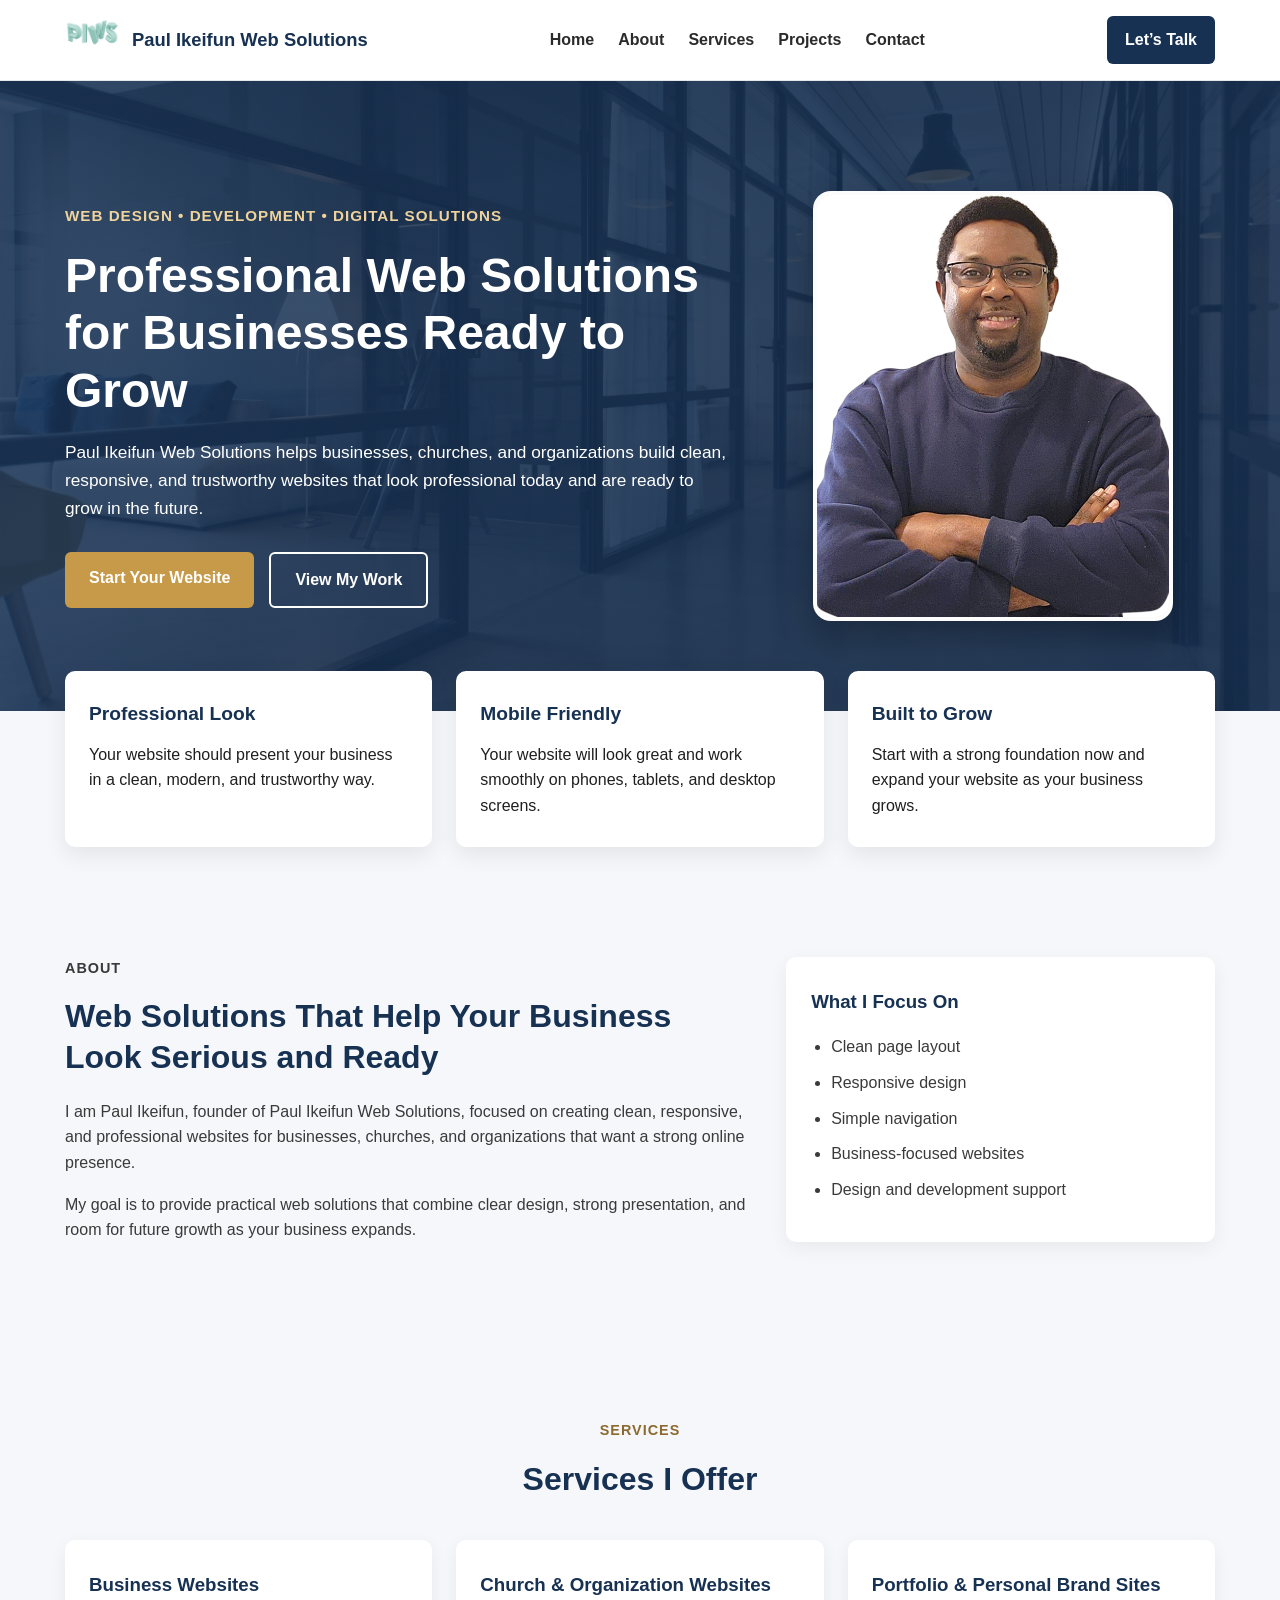
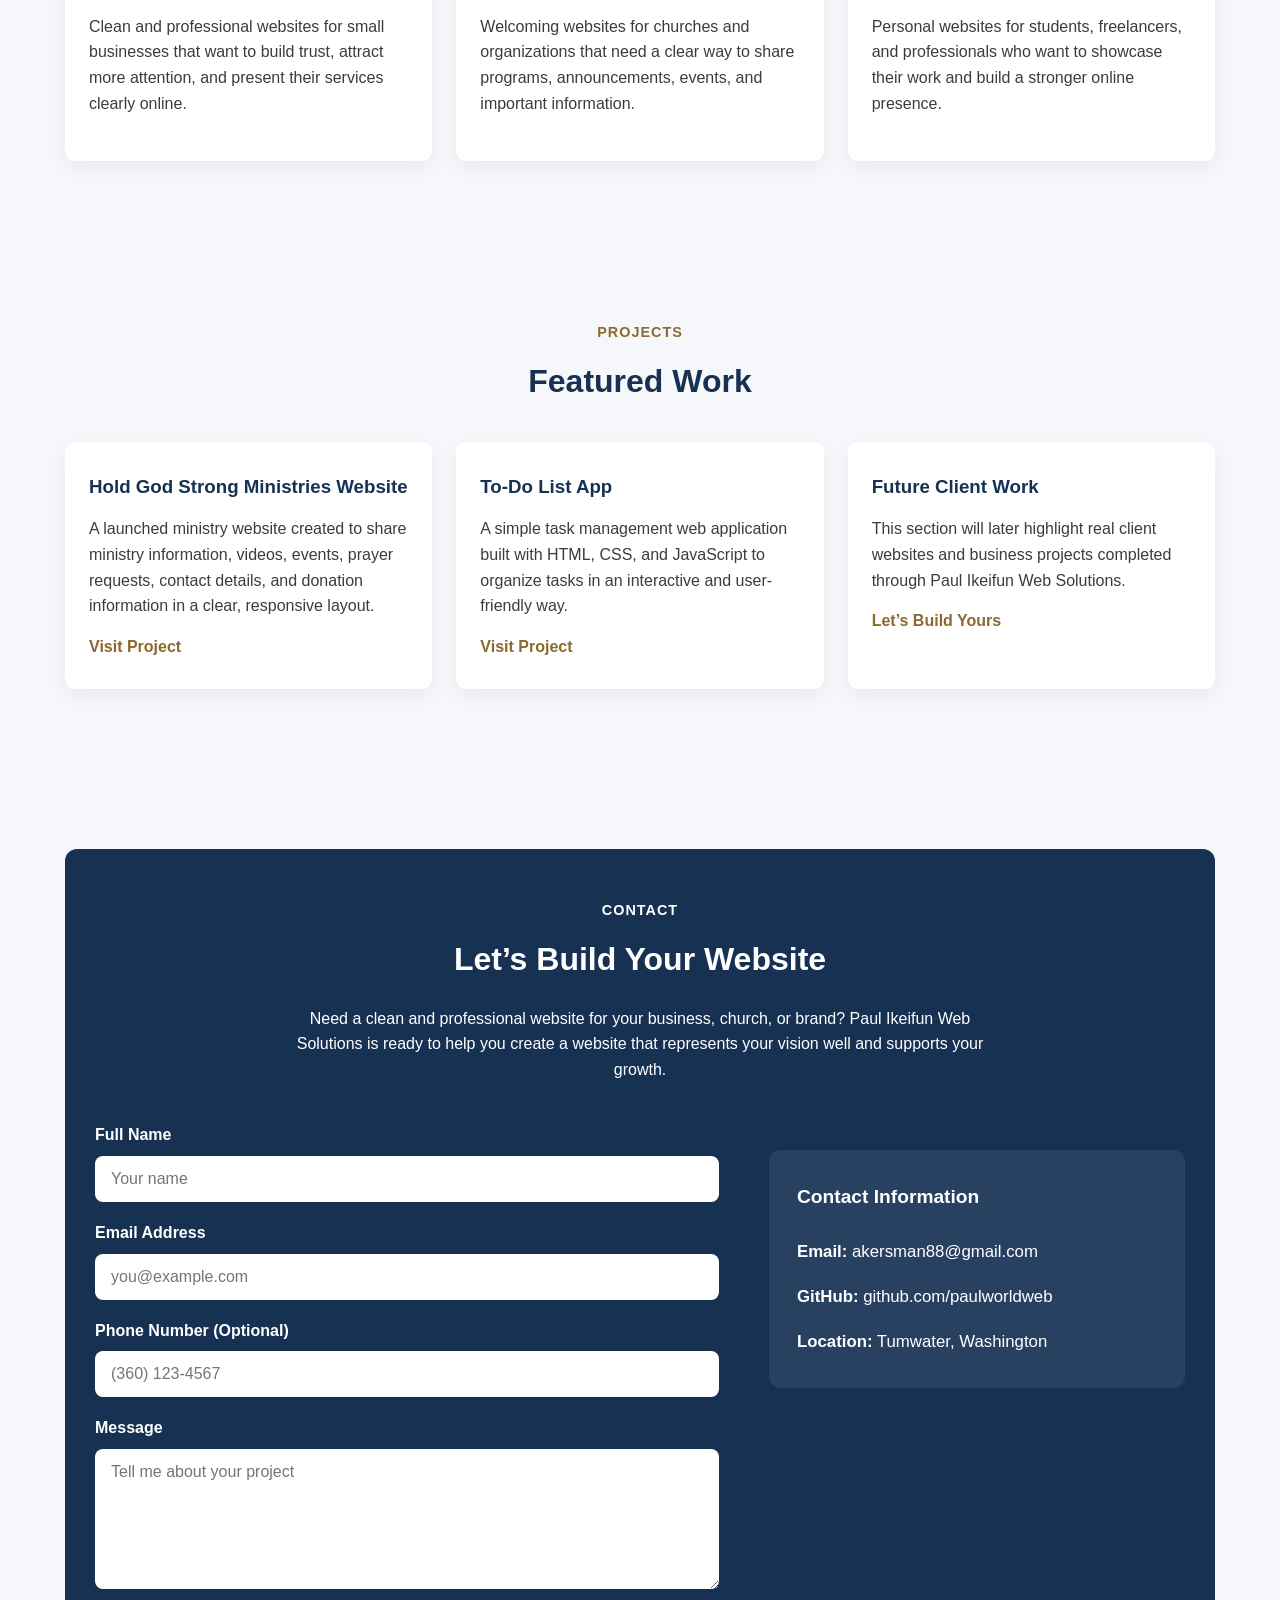
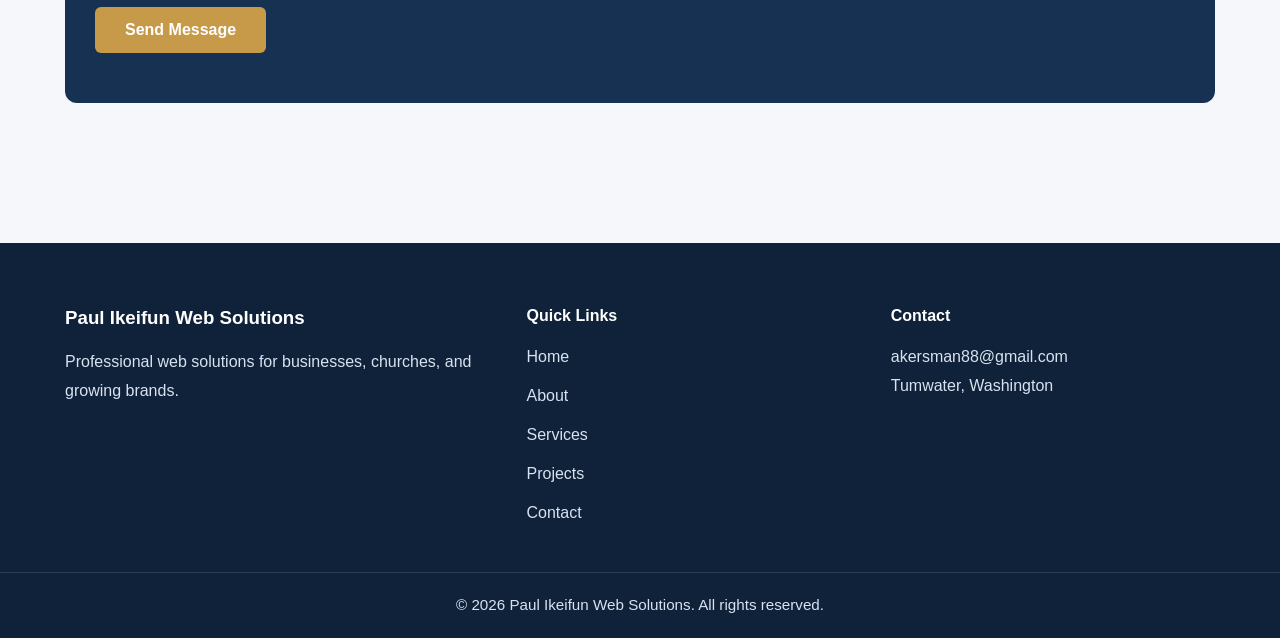
<file: index.html>
<!DOCTYPE html>
<html lang="en">
<head>
  <meta charset="UTF-8" />
  <meta name="viewport" content="width=device-width, initial-scale=1.0" />
  <title>Paul Ikeifun Web Solutions</title>
  <meta
    name="description"
    content="Paul Ikeifun Web Solutions creates clean, responsive, and professional websites for businesses, churches, and growing brands."
  />
  <link rel="stylesheet" href="css/style.css" />
  <script src="js/script.js" defer></script>
</head>
<body>
  <header class="site-header">
    <div class="container">
      <nav class="navbar">
        <a href="index.html" class="logo">
            <img src="images/logo.png" alt="PIWS logo" class="logo-img"><span>Paul Ikeifun Web Solutions</span>
        </a>

        <button class="menu-toggle" aria-label="Open navigation menu" aria-expanded="false">
            <span></span>
            <span></span>
            <span></span>
        </button>

        <!-- Career portfolio intentionally uses a direct URL and is not shown in the client navigation. -->
        <ul class="nav-links">
          <li><a href="#home">Home</a></li>
          <li><a href="#about">About</a></li>
          <li><a href="#services">Services</a></li>
          <li><a href="#projects">Projects</a></li>
          <li><a href="#contact">Contact</a></li>
        </ul>

        <a href="#contact" class="nav-button">Let’s Talk</a>
      </nav>
    </div>
  </header>

  <main>
    <section class="hero" id="home">
      <div class="container hero-layout">
        <div class="hero-content">
          <p class="eyebrow">Web Design • Development • Digital Solutions</p>
          <h1>Professional Web Solutions for Businesses Ready to Grow</h1>
          <p class="hero-text">
            Paul Ikeifun Web Solutions helps businesses, churches, and organizations build
            clean, responsive, and trustworthy websites that look professional today and are
            ready to grow in the future.
          </p>
          <div class="hero-actions">
            <a href="#contact" class="btn btn-primary">Start Your Website</a>
            <a href="#projects" class="btn btn-secondary">View My Work</a>
          </div>
        </div>

        <div class="hero-image">
          <img src="images/Paul1.png" alt="Portrait of Paul Ikeifun" />
        </div>
      </div>
    </section>

    <section class="intro">
      <div class="container intro-grid">
        <article class="intro-card">
          <h2>Professional Look</h2>
          <p>Your website should present your business in a clean, modern, and trustworthy way.</p>
        </article>

        <article class="intro-card">
          <h2>Mobile Friendly</h2>
          <p>Your website will look great and work smoothly on phones, tablets, and desktop screens.</p>
        </article>

        <article class="intro-card">
          <h2>Built to Grow</h2>
          <p>Start with a strong foundation now and expand your website as your business grows.</p>
        </article>
      </div>
    </section>

    <section class="about section" id="about">
      <div class="container section-grid">
        <div class="section-text">
          <p class="section-label">About</p>
          <h2>Web Solutions That Help Your Business Look Serious and Ready</h2>
          <p>
            I am Paul Ikeifun, founder of Paul Ikeifun Web Solutions, 
            focused on creating clean, responsive, and 
            professional websites for businesses, churches, and 
            organizations that want a strong online presence.
          </p>
          <p>
            My goal is to provide practical web solutions that combine clear design, 
            strong presentation, and room for future growth as your business expands.
          </p>
        </div>

        <div class="section-box">
          <h3>What I Focus On</h3>
          <ul>
            <li>Clean page layout</li>
            <li>Responsive design</li>
            <li>Simple navigation</li>
            <li>Business-focused websites</li>
            <li>Design and development support</li>
          </ul>
        </div>
      </div>
    </section>

    <section class="services section" id="services">
      <div class="container">
        <p class="section-label center">Services</p>
        <h2 class="section-title center">Services I Offer</h2>

        <div class="card-grid">
          <article class="service-card">
            <h3>Business Websites</h3>
            <p>
              Clean and professional websites for small businesses that want to build trust, 
              attract more attention, and present their services clearly online.
            </p>
          </article>

          <article class="service-card">
            <h3>Church & Organization Websites</h3>
            <p>
              Welcoming websites for churches and organizations that need a clear way to share programs, 
              announcements, events, and important information.
            </p>
          </article>

          <article class="service-card">
            <h3>Portfolio & Personal Brand Sites</h3>
            <p>
              Personal websites for students, freelancers, and 
              professionals who want to showcase their work and build a stronger online presence.
            </p>
          </article>
        </div>
      </div>
    </section>

    <section class="projects section" id="projects">
      <div class="container">
        <p class="section-label center">Projects</p>
        <h2 class="section-title center">Featured Work</h2>

        <div class="card-grid">
          <article class="project-card">
            <h3>Hold God Strong Ministries Website</h3>
            <p>
              A launched ministry website created to share ministry information, videos, events,
              prayer requests, contact details, and donation information in a clear, responsive layout.
            </p>
            <a href="https://holdgodstrongministries.org/" target="_blank" rel="noopener">Visit Project</a>
          </article>

          <article class="project-card">
            <h3>To-Do List App</h3>
            <p>
              A simple task management web application built with HTML, CSS, and 
              JavaScript to organize tasks in an interactive and user-friendly way.
            </p>
            <a href="https://paulworldweb.github.io/My-To-Do-List/" target="_blank">Visit Project</a>
          </article>

          <article class="project-card">
            <h3>Future Client Work</h3>
            <p>
              This section will later highlight real client websites and 
              business projects completed through Paul Ikeifun Web Solutions.
            </p>
            <a href="#contact">Let’s Build Yours</a>
          </article>
        </div>
      </div>
    </section>

    <section class="contact section" id="contact">
        <div class="container contact-box">
            <p class="section-label center">Contact</p>
            <h2 class="section-title center">Let’s Build Your Website</h2>
            <p class="contact-text center">
                Need a clean and professional website for your business, church, or brand?
                Paul Ikeifun Web Solutions is ready to help you create a website that represents
                your vision well and supports your growth.
            </p>

            <div class="contact-layout">
                <form class="contact-form">
                    <div class="form-group">
                        <label for="name">Full Name</label>
                        <input type="text" id="name" name="name" placeholder="Your name">
                    </div>

                    <div class="form-group">
                        <label for="email">Email Address</label>
                        <input type="email" id="email" name="email" placeholder="you@example.com">
                    </div>

                    <div class="form-group">
                        <label for="phone">Phone Number (Optional)</label>
                        <input
                            type="tel"
                            id="phone"
                            name="phone"
                            placeholder="(360) 123-4567"
                            pattern="^\(\d{3}\)\s\d{3}-\d{4}$"
                            title="Enter phone number in this format: (360) 123-4567"
                        >
                    </div>

                    <div class="form-group">
                        <label for="message">Message</label>
                        <textarea id="message" name="message" rows="5" placeholder="Tell me about your project"></textarea>
                    </div>

                    <button type="submit" class="btn btn-primary">Send Message</button>
                </form>

                <div class="contact-details">
                    <h3>Contact Information</h3>
                    <p><strong>Email:</strong> akersman88@gmail.com</p>
                    <p><strong>GitHub:</strong> github.com/paulworldweb</p>
                    <p><strong>Location:</strong> Tumwater, Washington</p>
                </div>
            </div>
        </div>
    </section>
  </main>

  <footer class="site-footer">
    <div class="container footer-layout">
        <div class="footer-brand">
            <h3>Paul Ikeifun Web Solutions</h3>
            <p>Professional web solutions for businesses, churches, and growing brands.</p>
        </div>

        <div class="footer-links">
            <h4>Quick Links</h4>
            <ul>
                <li><a href="#home">Home</a></li>
                <li><a href="#about">About</a></li>
                <li><a href="#services">Services</a></li>
                <li><a href="#projects">Projects</a></li>
                <li><a href="#contact">Contact</a></li>
            </ul>
        </div>

        <div class="footer-contact">
            <h4>Contact</h4>
            <p>akersman88@gmail.com</p>
            <p>Tumwater, Washington</p>
        </div>
    </div>

    <div class="footer-bottom">
        <p>© 2026 Paul Ikeifun Web Solutions. All rights reserved.</p>
    </div>
</footer>
</body>
</html>
</file>
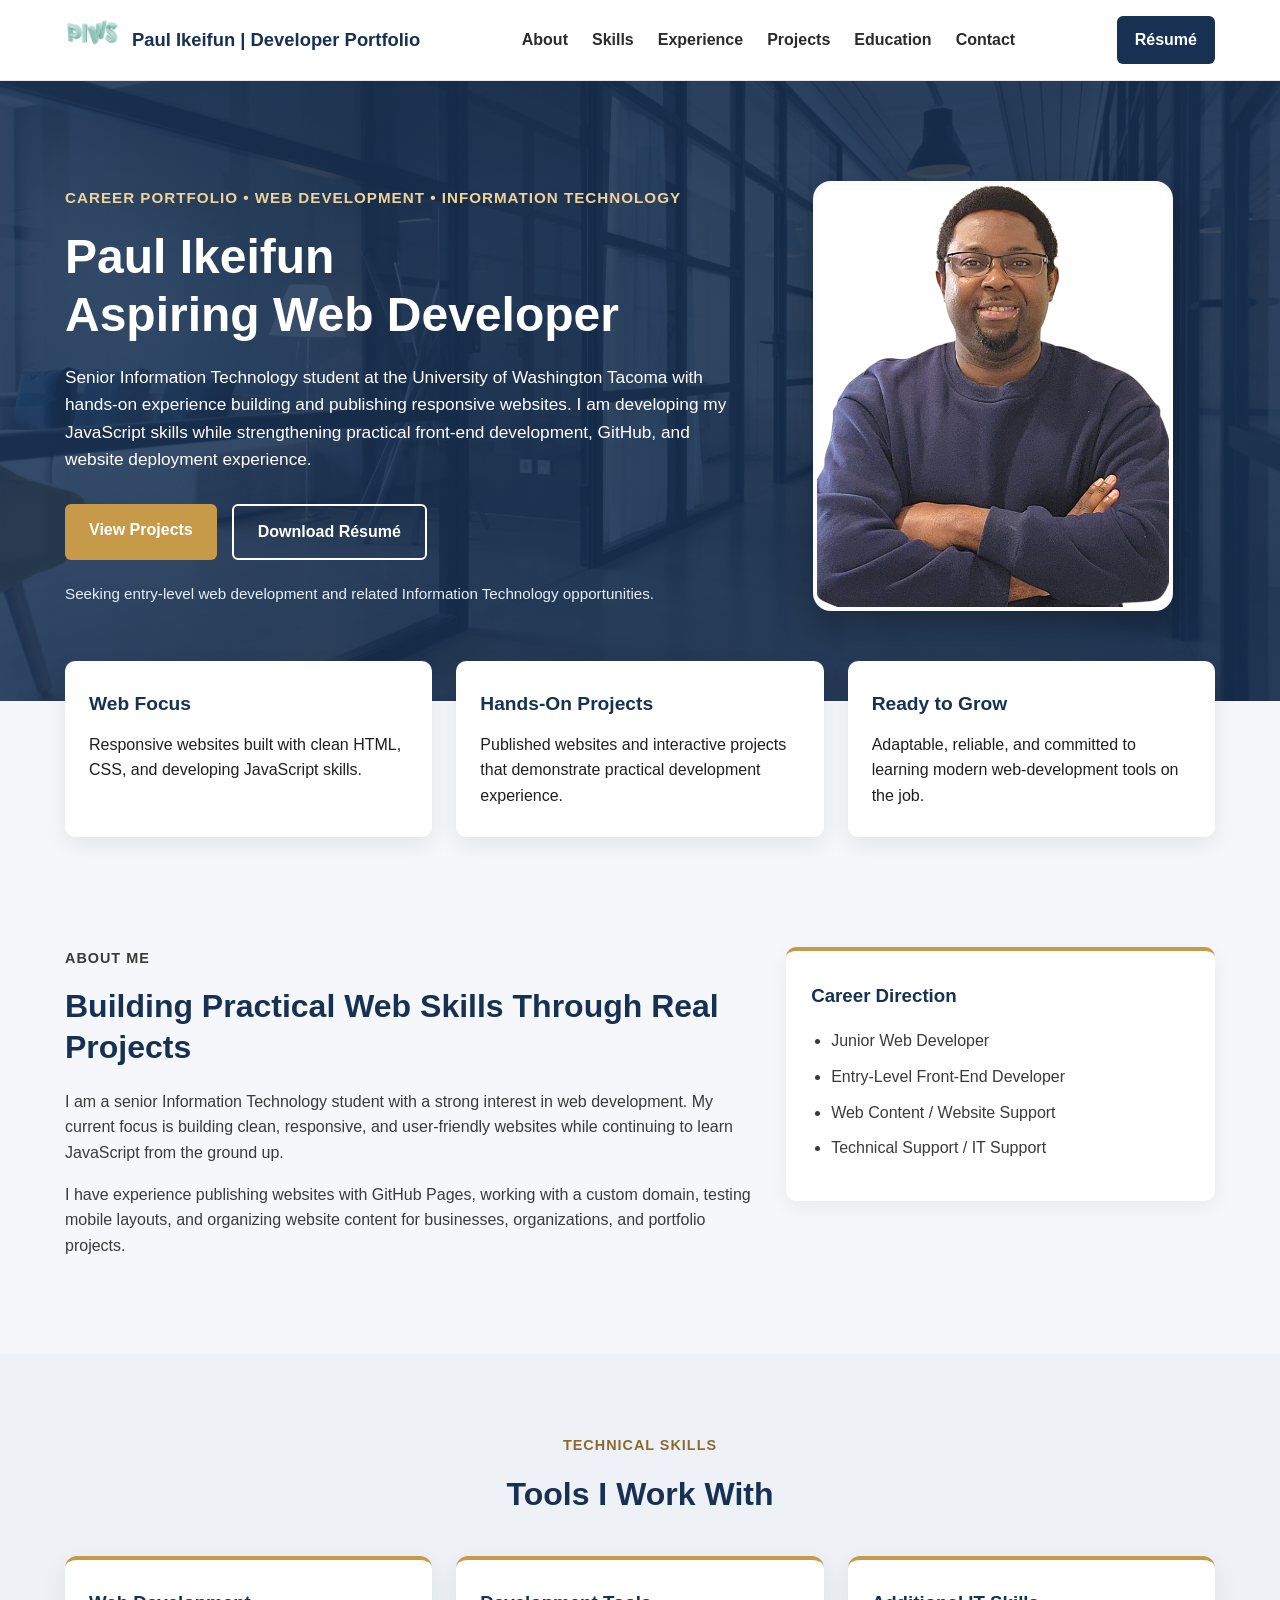
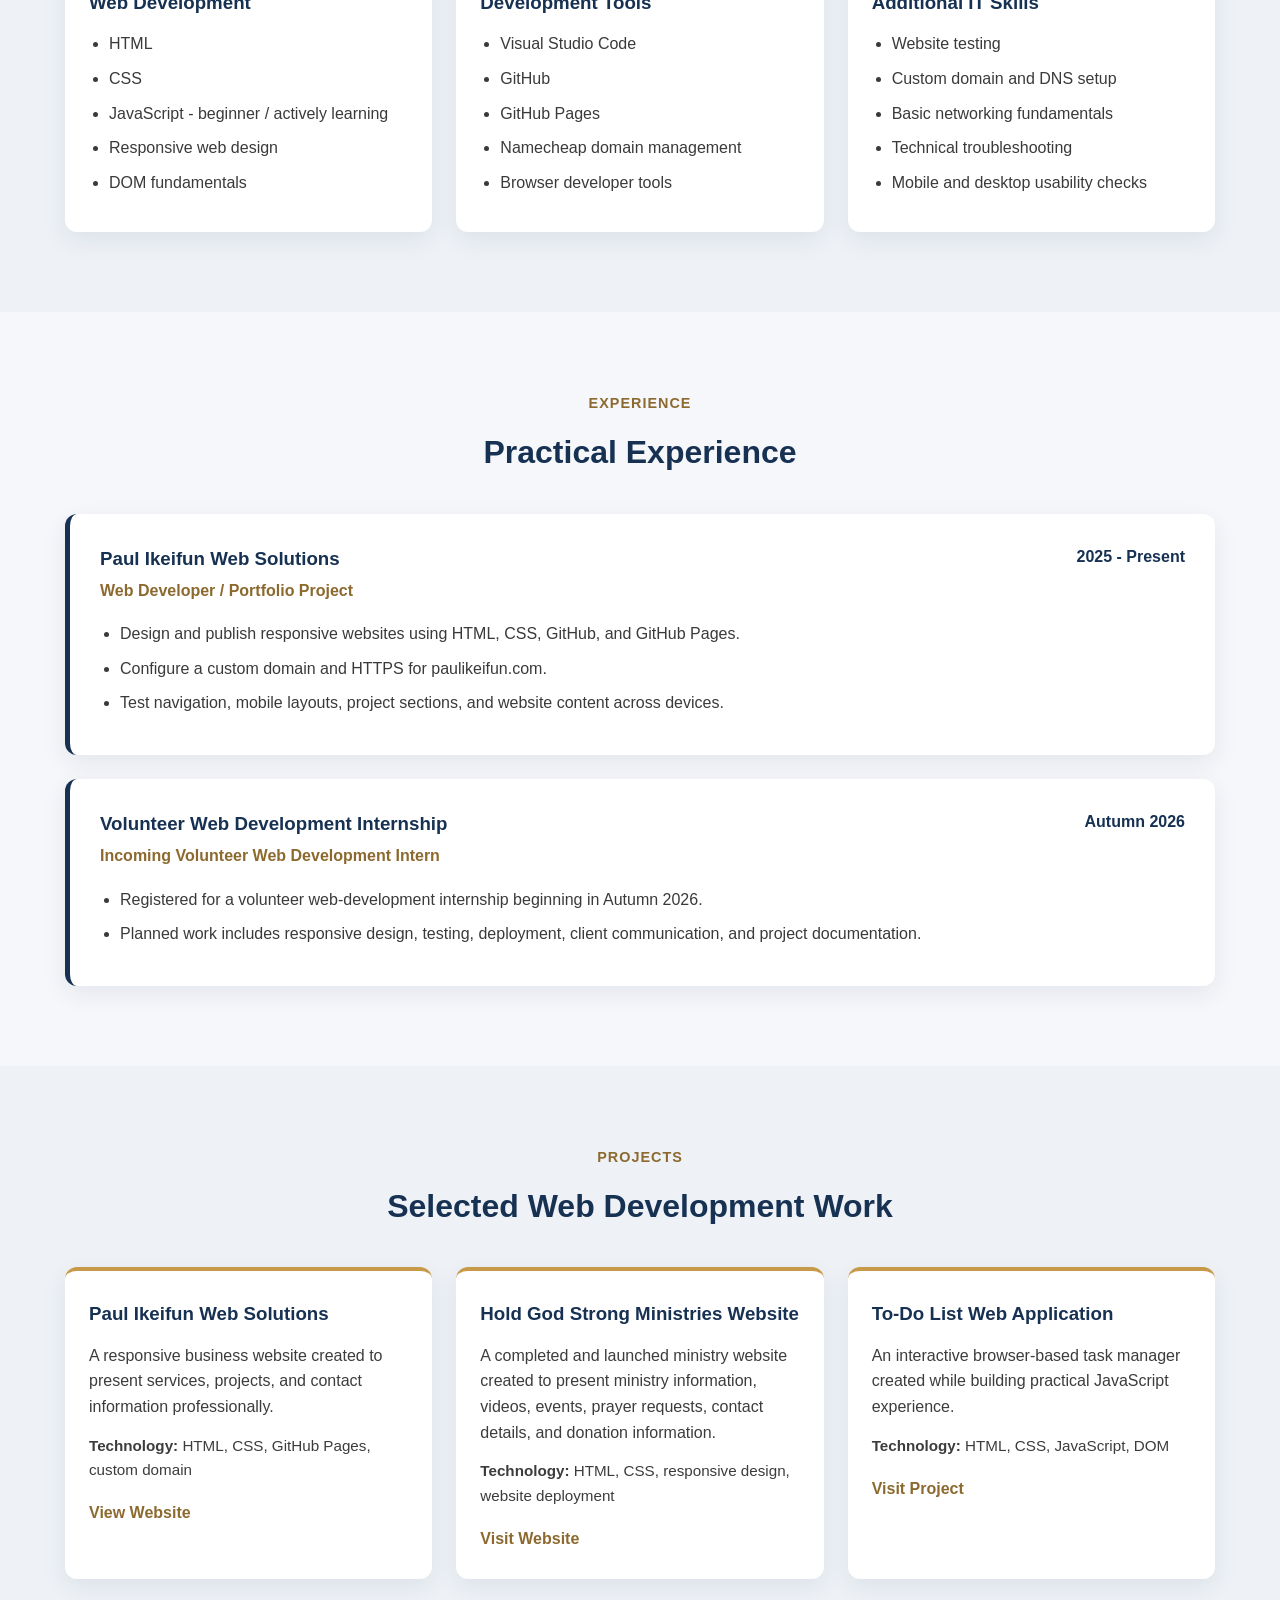
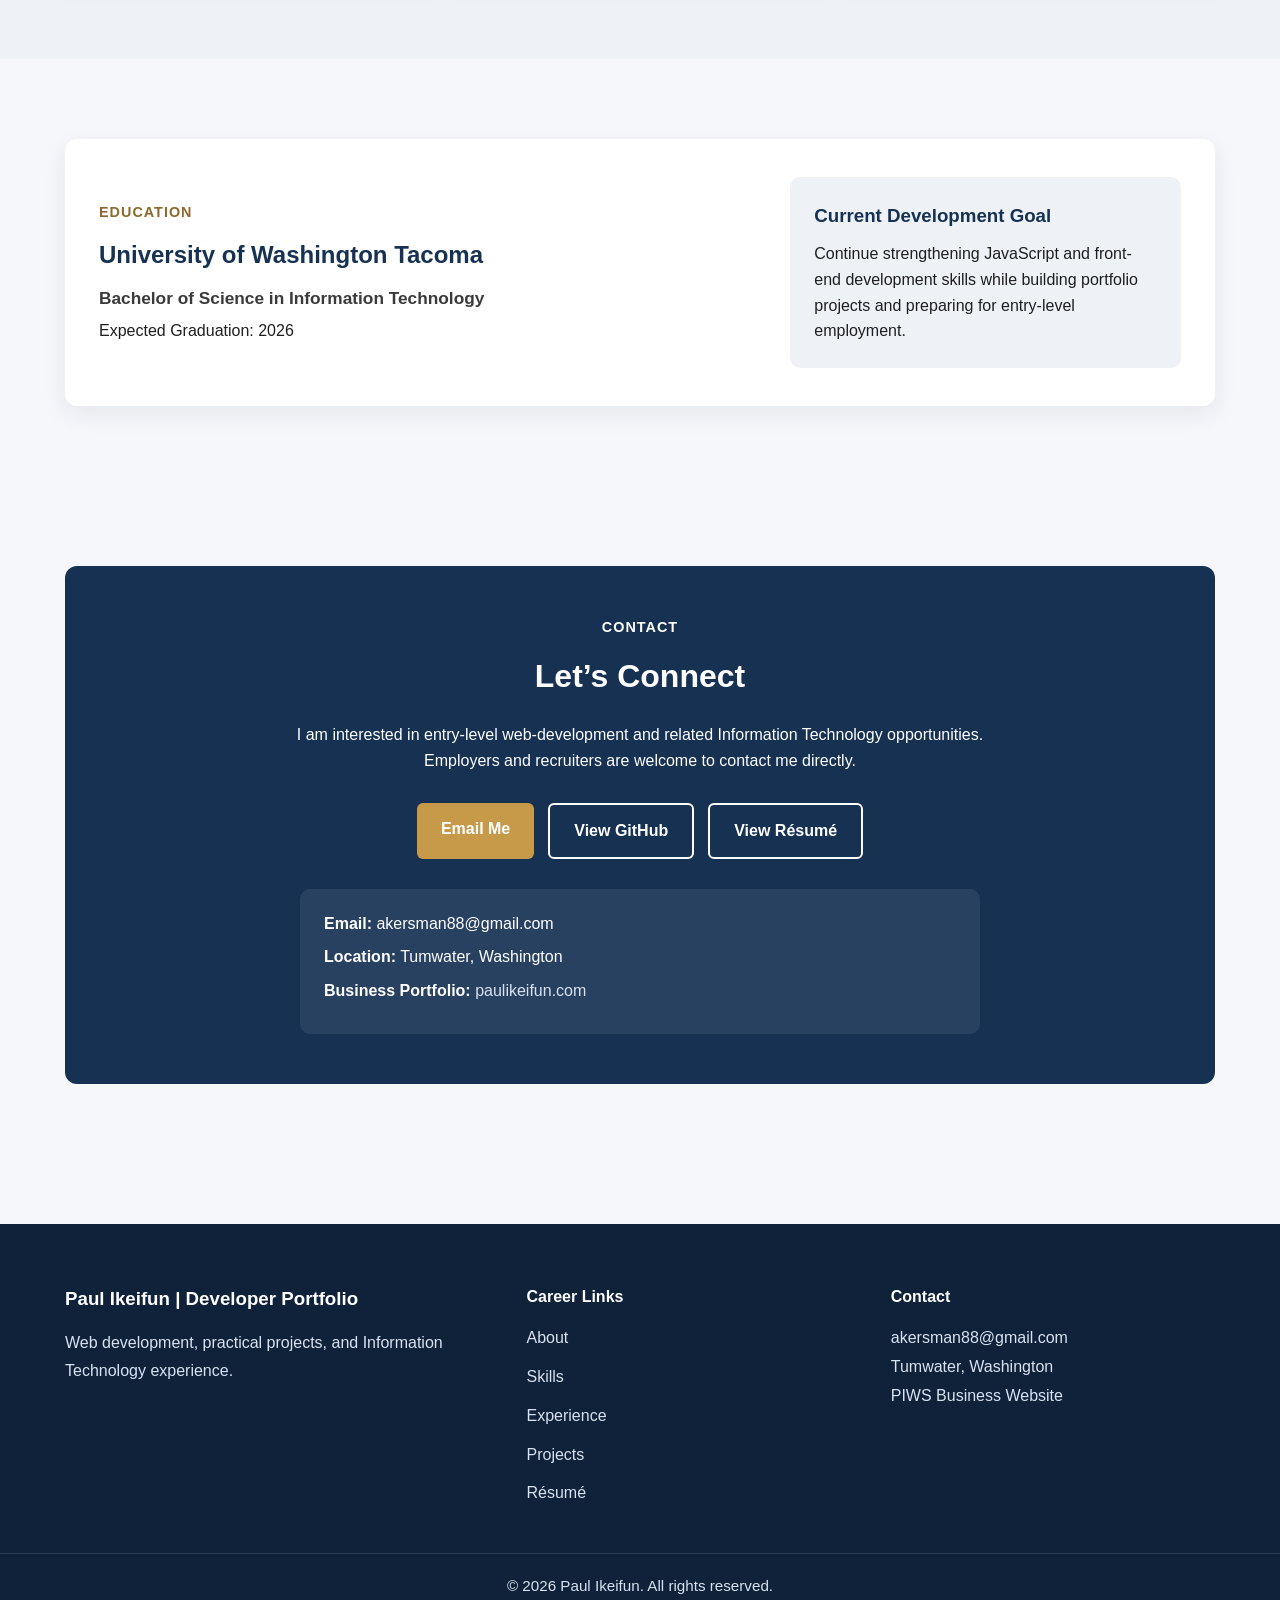
<file: career/index.html>
<!DOCTYPE html>
<html lang="en">
<head>
  <meta charset="UTF-8" />
  <meta name="viewport" content="width=device-width, initial-scale=1.0" />
  <title>Paul Ikeifun | Web Developer Career Portfolio</title>
  <meta
    name="description"
    content="Career portfolio for Paul Ikeifun, a senior Information Technology student and aspiring web developer focused on responsive websites, HTML, CSS, JavaScript, GitHub, and GitHub Pages."
  />
  <link rel="stylesheet" href="../css/style.css" />
  <script src="../js/script.js" defer></script>
</head>
<body class="career-page">
  <header class="site-header">
    <div class="container">
      <nav class="navbar" aria-label="Career portfolio navigation">
        <a href="./" class="logo">
          <img src="../images/logo.png" alt="PIWS logo" class="logo-img" />
          <span>Paul Ikeifun | Developer Portfolio</span>
        </a>

        <button class="menu-toggle" aria-label="Open navigation menu" aria-expanded="false">
          <span></span>
          <span></span>
          <span></span>
        </button>

        <ul class="nav-links">
          <li><a href="#about">About</a></li>
          <li><a href="#skills">Skills</a></li>
          <li><a href="#experience">Experience</a></li>
          <li><a href="#projects">Projects</a></li>
          <li><a href="#education">Education</a></li>
          <li><a href="#contact">Contact</a></li>
        </ul>

        <a href="../resume/Paul_Ikeifun_Resume.pdf" class="nav-button" target="_blank" rel="noopener">Résumé</a>
      </nav>
    </div>
  </header>

  <main>
    <section class="hero career-hero" id="top">
      <div class="container hero-layout">
        <div class="hero-content">
          <p class="eyebrow">Career Portfolio • Web Development • Information Technology</p>
          <h1>Paul Ikeifun<br />Aspiring Web Developer</h1>
          <p class="hero-text">
            Senior Information Technology student at the University of Washington Tacoma with hands-on experience
            building and publishing responsive websites. I am developing my JavaScript skills while strengthening
            practical front-end development, GitHub, and website deployment experience.
          </p>
          <div class="hero-actions">
            <a href="#projects" class="btn btn-primary">View Projects</a>
            <a href="../resume/Paul_Ikeifun_Resume.pdf" class="btn btn-secondary" target="_blank" rel="noopener">Download Résumé</a>
          </div>
          <p class="career-availability">Seeking entry-level web development and related Information Technology opportunities.</p>
        </div>

        <div class="hero-image">
          <img src="../images/Paul1.png" alt="Portrait of Paul Ikeifun" />
        </div>
      </div>
    </section>

    <section class="intro career-intro">
      <div class="container intro-grid">
        <article class="intro-card">
          <h2>Web Focus</h2>
          <p>Responsive websites built with clean HTML, CSS, and developing JavaScript skills.</p>
        </article>
        <article class="intro-card">
          <h2>Hands-On Projects</h2>
          <p>Published websites and interactive projects that demonstrate practical development experience.</p>
        </article>
        <article class="intro-card">
          <h2>Ready to Grow</h2>
          <p>Adaptable, reliable, and committed to learning modern web-development tools on the job.</p>
        </article>
      </div>
    </section>

    <section class="section" id="about">
      <div class="container section-grid">
        <div class="section-text">
          <p class="section-label">About Me</p>
          <h2>Building Practical Web Skills Through Real Projects</h2>
          <p>
            I am a senior Information Technology student with a strong interest in web development. My current focus is
            building clean, responsive, and user-friendly websites while continuing to learn JavaScript from the ground up.
          </p>
          <p>
            I have experience publishing websites with GitHub Pages, working with a custom domain, testing mobile layouts,
            and organizing website content for businesses, organizations, and portfolio projects.
          </p>
        </div>

        <aside class="section-box career-highlight-box">
          <h3>Career Direction</h3>
          <ul>
            <li>Junior Web Developer</li>
            <li>Entry-Level Front-End Developer</li>
            <li>Web Content / Website Support</li>
            <li>Technical Support / IT Support</li>
          </ul>
        </aside>
      </div>
    </section>

    <section class="section career-soft-section" id="skills">
      <div class="container">
        <p class="section-label center">Technical Skills</p>
        <h2 class="section-title center">Tools I Work With</h2>

        <div class="career-card-grid">
          <article class="career-card">
            <h3>Web Development</h3>
            <ul class="career-list">
              <li>HTML</li>
              <li>CSS</li>
              <li>JavaScript - beginner / actively learning</li>
              <li>Responsive web design</li>
              <li>DOM fundamentals</li>
            </ul>
          </article>

          <article class="career-card">
            <h3>Development Tools</h3>
            <ul class="career-list">
              <li>Visual Studio Code</li>
              <li>GitHub</li>
              <li>GitHub Pages</li>
              <li>Namecheap domain management</li>
              <li>Browser developer tools</li>
            </ul>
          </article>

          <article class="career-card">
            <h3>Additional IT Skills</h3>
            <ul class="career-list">
              <li>Website testing</li>
              <li>Custom domain and DNS setup</li>
              <li>Basic networking fundamentals</li>
              <li>Technical troubleshooting</li>
              <li>Mobile and desktop usability checks</li>
            </ul>
          </article>
        </div>
      </div>
    </section>

    <section class="section" id="experience">
      <div class="container">
        <p class="section-label center">Experience</p>
        <h2 class="section-title center">Practical Experience</h2>

        <div class="career-stack">
          <article class="experience-card">
            <div class="experience-heading">
              <div>
                <h3>Paul Ikeifun Web Solutions</h3>
                <p class="experience-role">Web Developer / Portfolio Project</p>
              </div>
              <p class="experience-date">2025 - Present</p>
            </div>
            <ul class="career-list">
              <li>Design and publish responsive websites using HTML, CSS, GitHub, and GitHub Pages.</li>
              <li>Configure a custom domain and HTTPS for paulikeifun.com.</li>
              <li>Test navigation, mobile layouts, project sections, and website content across devices.</li>
            </ul>
          </article>

          <article class="experience-card">
            <div class="experience-heading">
              <div>
                <h3>Volunteer Web Development Internship</h3>
                <p class="experience-role">Incoming Volunteer Web Development Intern</p>
              </div>
              <p class="experience-date">Autumn 2026</p>
            </div>
            <ul class="career-list">
              <li>Registered for a volunteer web-development internship beginning in Autumn 2026.</li>
              <li>Planned work includes responsive design, testing, deployment, client communication, and project documentation.</li>
            </ul>
          </article>
        </div>
      </div>
    </section>

    <section class="section career-soft-section" id="projects">
      <div class="container">
        <p class="section-label center">Projects</p>
        <h2 class="section-title center">Selected Web Development Work</h2>

        <div class="career-card-grid">
          <article class="career-card project-career-card">
            <h3>Paul Ikeifun Web Solutions</h3>
            <p>A responsive business website created to present services, projects, and contact information professionally.</p>
            <p class="project-tech"><strong>Technology:</strong> HTML, CSS, GitHub Pages, custom domain</p>
            <a href="../" class="career-link">View Website</a>
          </article>

          <article class="career-card project-career-card">
            <h3>Hold God Strong Ministries Website</h3>
            <p>A completed and launched ministry website created to present ministry information, videos, events, prayer requests, contact details, and donation information.</p>
            <p class="project-tech"><strong>Technology:</strong> HTML, CSS, responsive design, website deployment</p>
            <a href="https://holdgodstrongministries.org/" target="_blank" rel="noopener" class="career-link">Visit Website</a>
          </article>

          <article class="career-card project-career-card">
            <h3>To-Do List Web Application</h3>
            <p>An interactive browser-based task manager created while building practical JavaScript experience.</p>
            <p class="project-tech"><strong>Technology:</strong> HTML, CSS, JavaScript, DOM</p>
            <a href="https://paulworldweb.github.io/My-To-Do-List/" target="_blank" rel="noopener" class="career-link">Visit Project</a>
          </article>

        </div>
      </div>
    </section>

    <section class="section" id="education">
      <div class="container education-card">
        <div>
          <p class="section-label">Education</p>
          <h2>University of Washington Tacoma</h2>
          <p class="education-degree">Bachelor of Science in Information Technology</p>
          <p>Expected Graduation: 2026</p>
        </div>
        <div class="education-note">
          <h3>Current Development Goal</h3>
          <p>Continue strengthening JavaScript and front-end development skills while building portfolio projects and preparing for entry-level employment.</p>
        </div>
      </div>
    </section>

    <section class="section" id="contact">
      <div class="container contact-box career-contact-box">
        <p class="section-label center">Contact</p>
        <h2 class="section-title center">Let’s Connect</h2>
        <p class="contact-text center">
          I am interested in entry-level web-development and related Information Technology opportunities. Employers and recruiters are welcome to contact me directly.
        </p>

        <div class="career-contact-actions">
          <a href="mailto:akersman88@gmail.com" class="btn btn-primary">Email Me</a>
          <a href="https://github.com/paulworldweb" target="_blank" rel="noopener" class="btn btn-secondary">View GitHub</a>
          <a href="../resume/Paul_Ikeifun_Resume.pdf" target="_blank" rel="noopener" class="btn btn-secondary">View Résumé</a>
        </div>

        <div class="career-contact-details">
          <p><strong>Email:</strong> akersman88@gmail.com</p>
          <p><strong>Location:</strong> Tumwater, Washington</p>
          <p><strong>Business Portfolio:</strong> <a href="../">paulikeifun.com</a></p>
        </div>
      </div>
    </section>
  </main>

  <footer class="site-footer career-footer">
    <div class="container footer-layout">
      <div class="footer-brand">
        <h3>Paul Ikeifun | Developer Portfolio</h3>
        <p>Web development, practical projects, and Information Technology experience.</p>
      </div>

      <div class="footer-links">
        <h4>Career Links</h4>
        <ul>
          <li><a href="#about">About</a></li>
          <li><a href="#skills">Skills</a></li>
          <li><a href="#experience">Experience</a></li>
          <li><a href="#projects">Projects</a></li>
          <li><a href="../resume/Paul_Ikeifun_Resume.pdf" target="_blank" rel="noopener">Résumé</a></li>
        </ul>
      </div>

      <div class="footer-contact">
        <h4>Contact</h4>
        <p>akersman88@gmail.com</p>
        <p>Tumwater, Washington</p>
        <p><a href="../">PIWS Business Website</a></p>
      </div>
    </div>

    <div class="footer-bottom">
      <p>© 2026 Paul Ikeifun. All rights reserved.</p>
    </div>
  </footer>
</body>
</html>
</file>
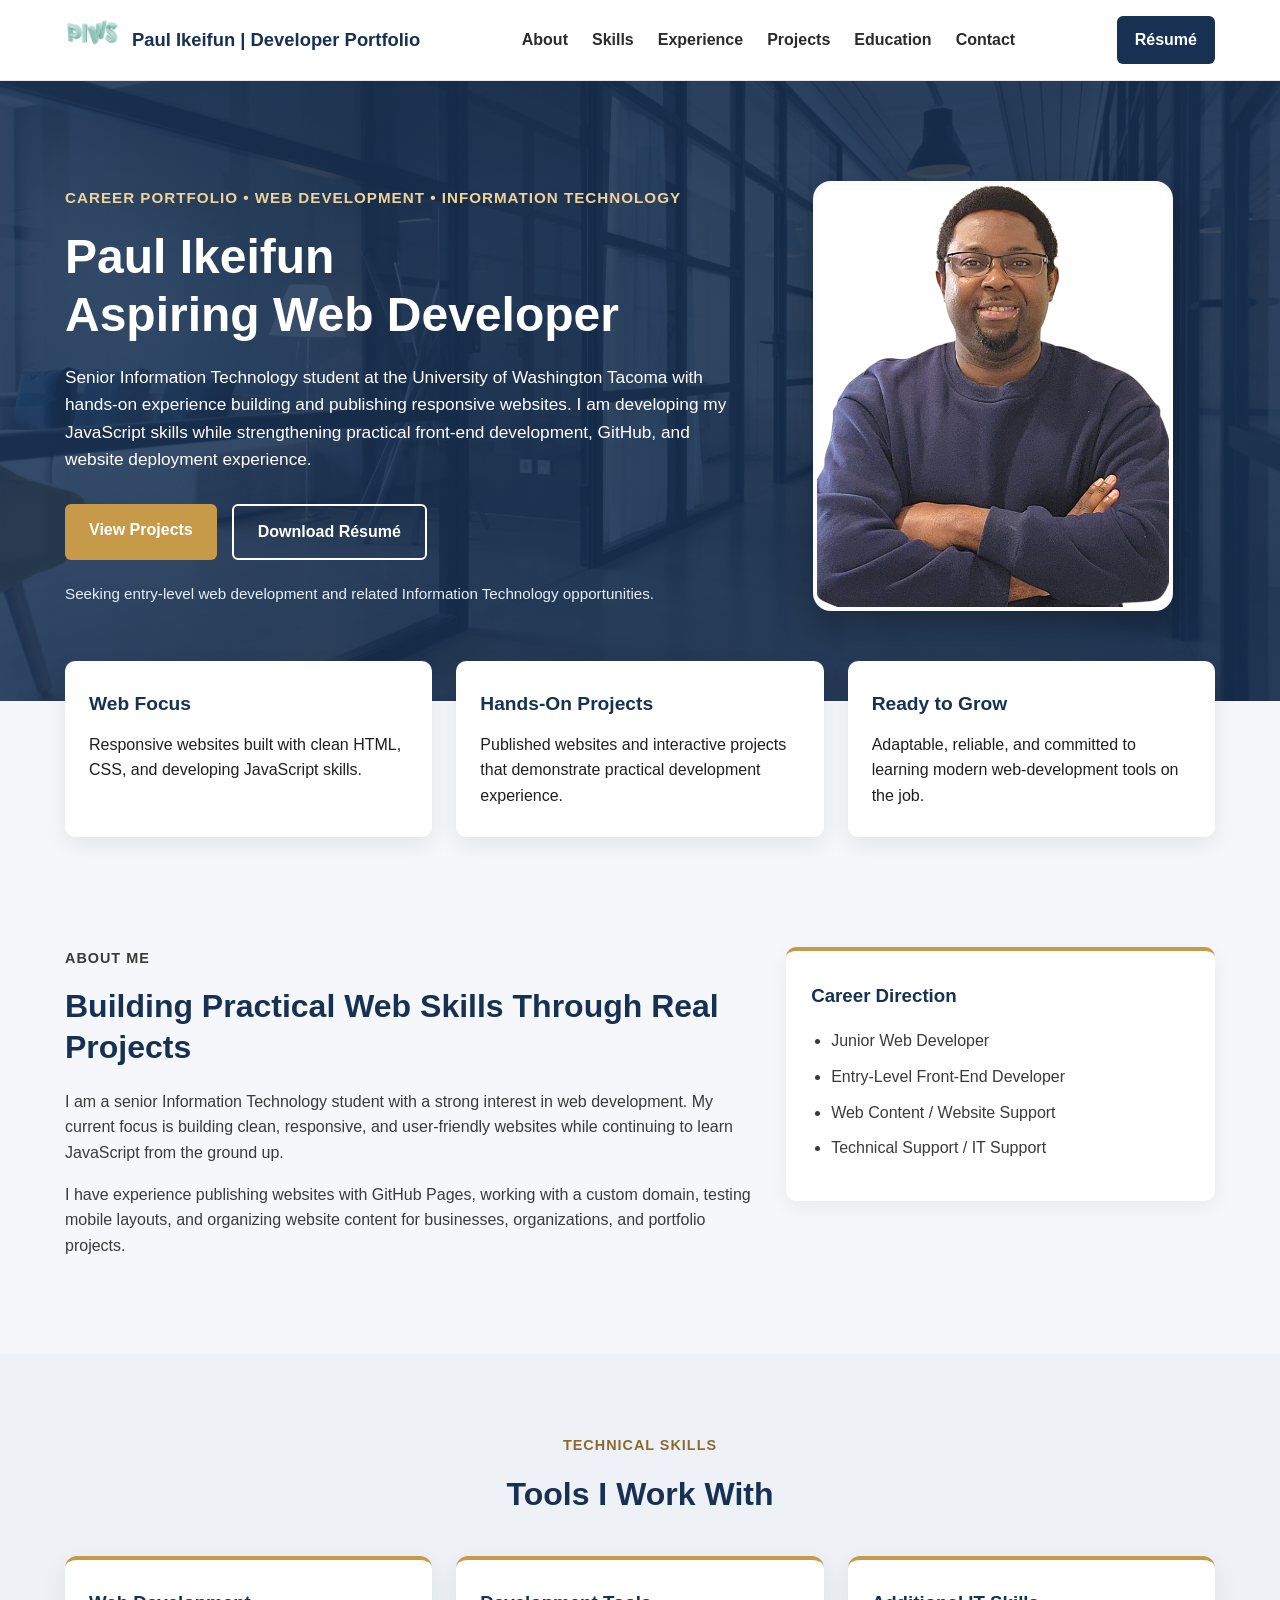
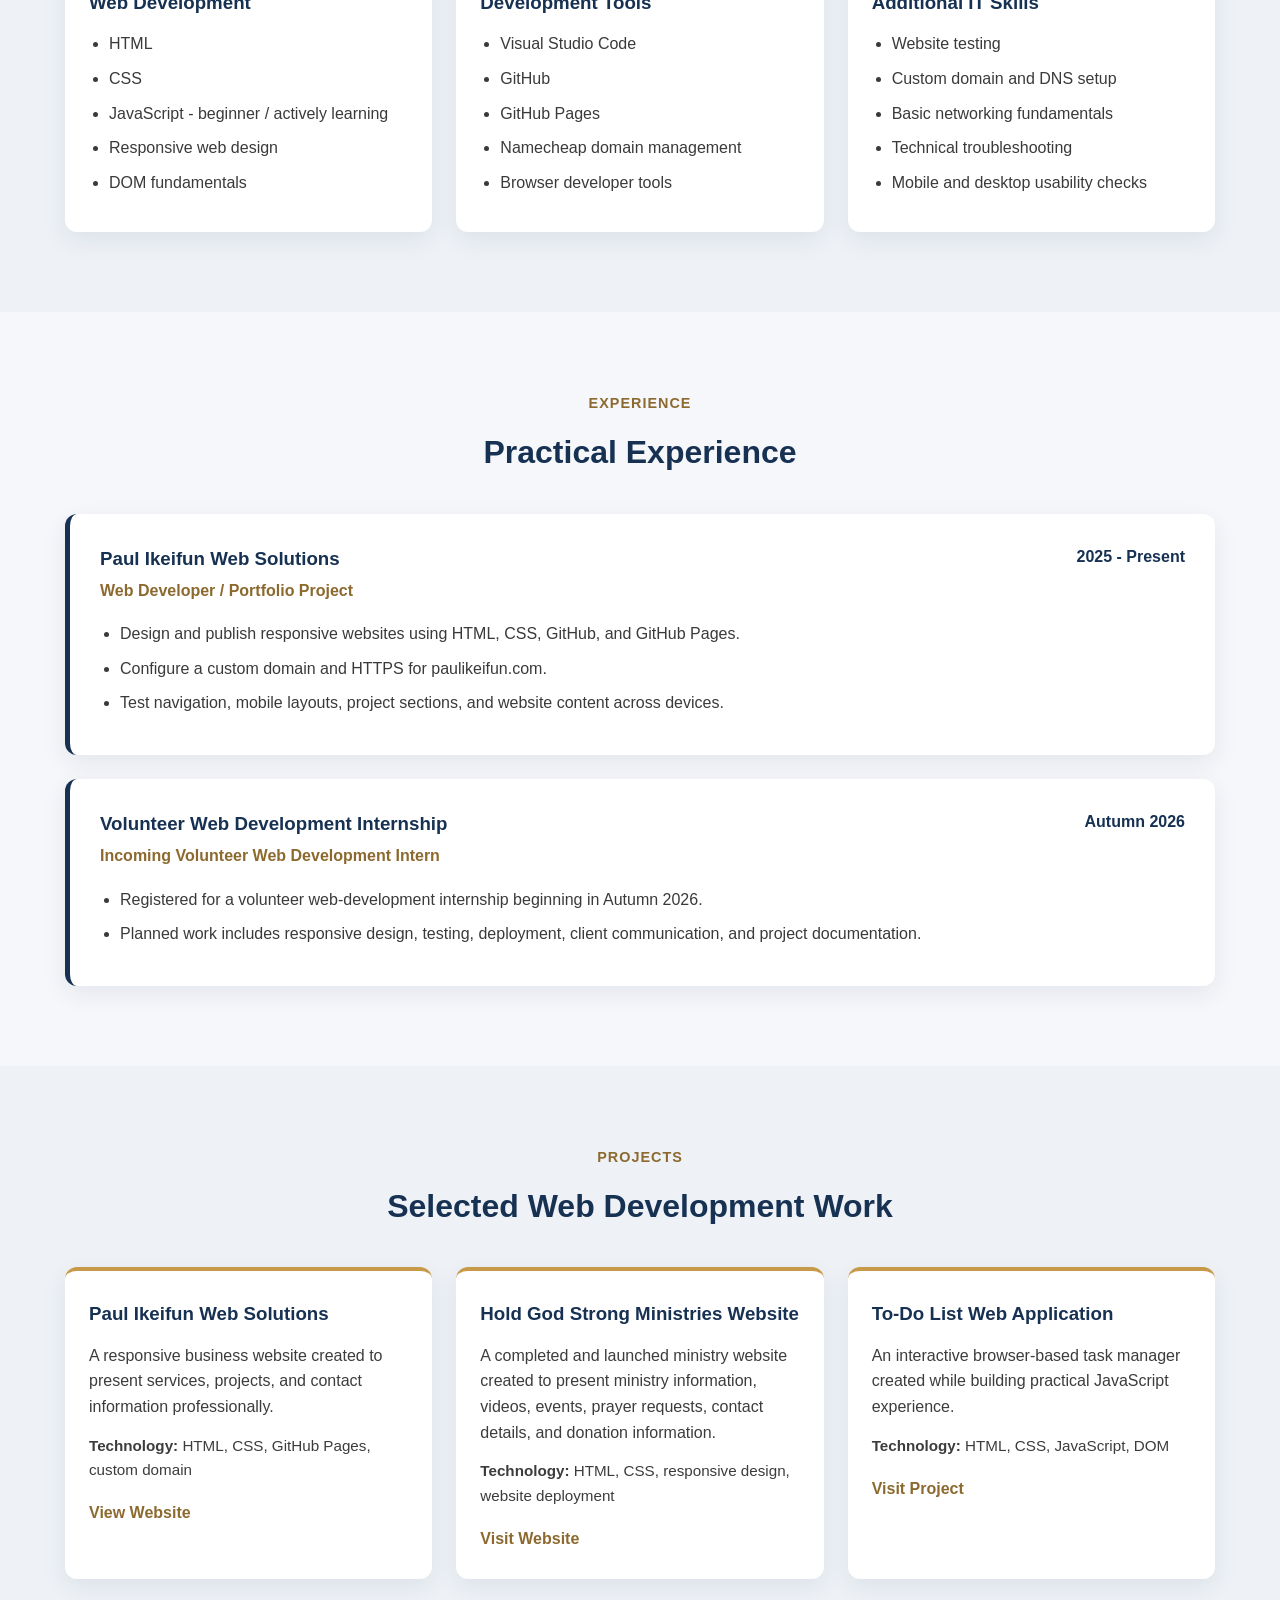
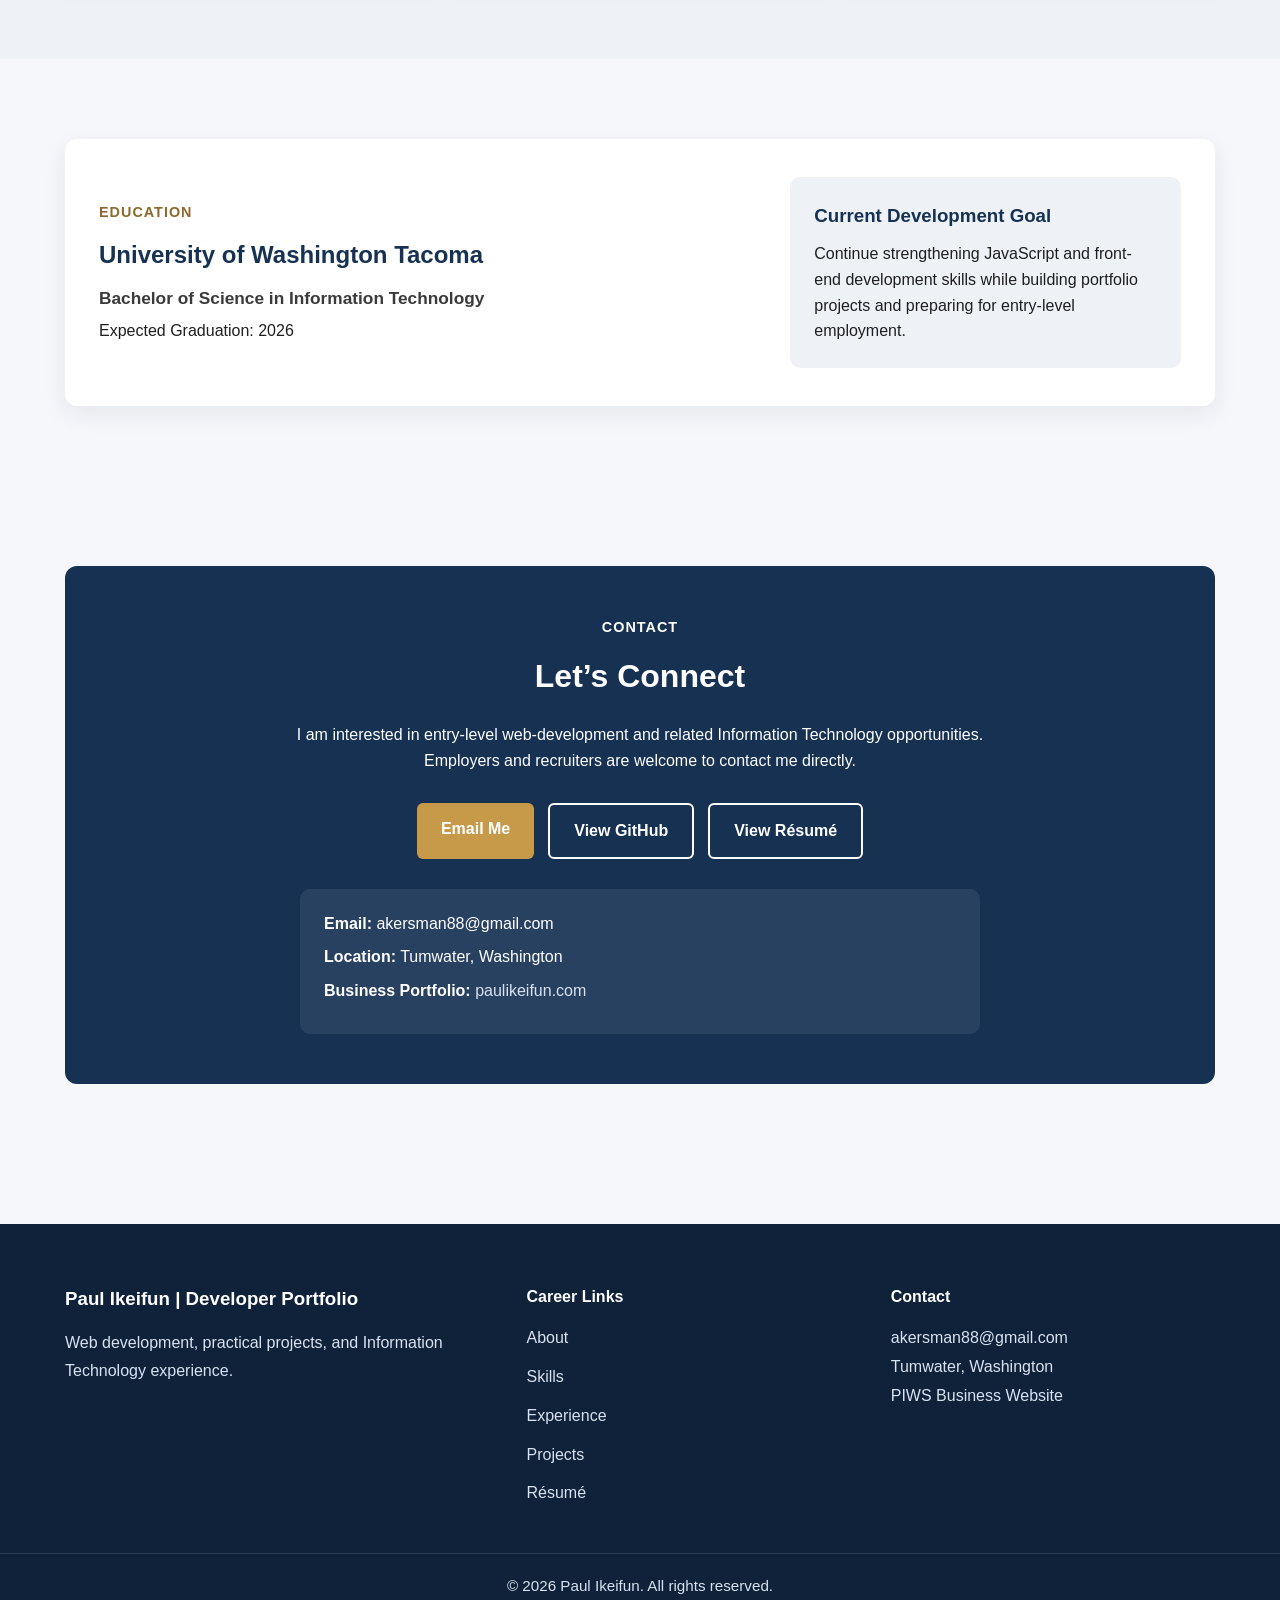
<file: career.html>
<!DOCTYPE html>
<html lang="en">
<head>
  <meta charset="UTF-8" />
  <meta name="viewport" content="width=device-width, initial-scale=1.0" />
  <meta http-equiv="refresh" content="0; url=career/" />
  <link rel="canonical" href="career/" />
  <title>Paul Ikeifun | Career Portfolio</title>
</head>
<body>
  <p><a href="career/">Open Paul Ikeifun's career portfolio</a></p>
</body>
</html>
</file>
<file: css/style.css>
/* =========================
   GLOBAL STYLES
========================= */
* {
  margin: 0;
  padding: 0;
  box-sizing: border-box;
}

html {
  scroll-behavior: smooth;
}

body {
  font-family: Arial, Helvetica, sans-serif;
  line-height: 1.6;
  color: #1f1f1f;
  background-color: #f6f7fb;
}

a {
  text-decoration: none;
}

img {
  max-width: 100%;
  display: block;
}

ul {
  list-style: none;
}

.container {
  width: 90%;
  max-width: 1150px;
  margin: 0 auto;
}

.section {
  padding: 80px 0;
}

.section-label {
  font-size: 0.9rem;
  font-weight: 700;
  letter-spacing: 1px;
  text-transform: uppercase;
  color: #8c6a2f;
  margin-bottom: 12px;
}

.section-title {
  font-size: 2rem;
  color: #173153;
  margin-bottom: 20px;
}

.center {
  text-align: center;
}

/* =========================
   HEADER
========================= */
.site-header {
  background-color: #ffffff;
  border-bottom: 1px solid #e5e7eb;
  position: sticky;
  top: 0;
  z-index: 1000;
}

.navbar {
  position: relative;
  display: flex;
  justify-content: space-between;
  align-items: center;
  min-height: 80px;
  gap: 20px;
}

.logo {
  display: flex;
  align-items: center;
  gap: 12px;
  font-size: 1.15rem;
  font-weight: 700;
  color: #173153;
}

.logo-img {
  width: 55px;
  height: 55px;
  object-fit: contain;
  display: block;
}

.logo span {
  display: inline-block;
}

.nav-links {
  display: flex;
  align-items: center;
  gap: 24px;
}

.nav-links a {
  color: #2b2b2b;
  font-weight: 600;
  transition: color 0.3s ease;
}

.nav-links a:hover,
.nav-links a:focus {
  color: #8c6a2f;
}

.nav-button {
  display: inline-block;
  padding: 11px 18px;
  background-color: #173153;
  color: #ffffff;
  border-radius: 6px;
  font-weight: 700;
  transition: background-color 0.3s ease;
}

.nav-button:hover,
.nav-button:focus {
  background-color: #22446f;
}

/* =========================
   HAMBURGER MENU
========================= */
.menu-toggle {
  display: none;
  background: none;
  border: none;
  cursor: pointer;
  flex-direction: column;
  justify-content: center;
  gap: 5px;
  padding: 8px;
}

.menu-toggle span {
  display: block;
  width: 26px;
  height: 3px;
  background-color: #173153;
  border-radius: 3px;
  transition: transform 0.3s ease, opacity 0.3s ease;
}

.menu-toggle.active span:nth-child(1) {
  transform: translateY(8px) rotate(45deg);
}

.menu-toggle.active span:nth-child(2) {
  opacity: 0;
}

.menu-toggle.active span:nth-child(3) {
  transform: translateY(-8px) rotate(-45deg);
}

/* =========================
   HERO
========================= */
.hero {
  background: linear-gradient(rgba(23, 49, 83, 0.86), rgba(23, 49, 83, 0.86)),
    url("../images/image2.jpg") center/cover no-repeat;
  color: #ffffff;
  padding: 110px 0 90px;
}

.hero-layout {
  display: grid;
  grid-template-columns: 1.2fr 0.8fr;
  gap: 40px;
  align-items: center;
}

.hero-content {
  max-width: 760px;
}

.eyebrow {
  font-size: 0.95rem;
  font-weight: 700;
  letter-spacing: 1px;
  text-transform: uppercase;
  color: #f0d39b;
  margin-bottom: 18px;
}

.hero h1 {
  font-size: 3rem;
  line-height: 1.2;
  margin-bottom: 20px;
}

.hero-text {
  font-size: 1.08rem;
  max-width: 680px;
  margin-bottom: 30px;
}

.hero-actions {
  display: flex;
  flex-wrap: wrap;
  gap: 15px;
}

.btn {
  display: inline-block;
  padding: 13px 24px;
  border-radius: 6px;
  font-weight: 700;
  transition: all 0.3s ease;
}

.btn-primary {
  background-color: #c79a4a;
  color: #ffffff;
}

.btn-primary:hover,
.btn-primary:focus {
  background-color: #b4883b;
}

.btn-secondary {
  border: 2px solid #ffffff;
  color: #ffffff;
}

.btn-secondary:hover,
.btn-secondary:focus {
  background-color: rgba(255, 255, 255, 0.12);
}

.hero-image {
  display: flex;
  justify-content: center;
}

.hero-image img {
  width: 100%;
  max-width: 360px;
  height: 430px;
  object-fit: cover;
  border-radius: 18px;
  border: 4px solid rgba(255, 255, 255, 0.9);
  box-shadow: 0 15px 35px rgba(0, 0, 0, 0.28);
  background-color: #dfe6ef;
}

/* =========================
   INTRO
========================= */
.intro {
  margin-top: -40px;
  padding-bottom: 30px;
}

.intro-grid {
  display: grid;
  grid-template-columns: repeat(3, 1fr);
  gap: 24px;
}

.intro-card {
  background-color: #ffffff;
  padding: 28px 24px;
  border-radius: 10px;
  box-shadow: 0 8px 22px rgba(0, 0, 0, 0.08);
}

.intro-card h2 {
  font-size: 1.2rem;
  color: #173153;
  margin-bottom: 12px;
}

/* =========================
   ABOUT
========================= */
.section-grid {
  display: grid;
  grid-template-columns: 1.6fr 1fr;
  gap: 35px;
  align-items: start;
}

.section-text h2 {
  font-size: 2rem;
  line-height: 1.3;
  color: #173153;
  margin-bottom: 20px;
}

.section-text p {
  margin-bottom: 16px;
  color: #3a3a3a;
}

.section-box {
  background-color: #ffffff;
  padding: 30px 25px;
  border-radius: 10px;
  box-shadow: 0 6px 20px rgba(0, 0, 0, 0.06);
}

.section-box h3 {
  color: #173153;
  margin-bottom: 18px;
}

.section-box ul {
  list-style: disc;
  padding-left: 20px;
}

.section-box li {
  margin-bottom: 10px;
  color: #3a3a3a;
}

/* =========================
   SERVICES & PROJECTS
========================= */
.card-grid {
  display: grid;
  grid-template-columns: repeat(3, 1fr);
  gap: 24px;
  margin-top: 35px;
}

.service-card,
.project-card {
  background-color: #ffffff;
  padding: 30px 24px;
  border-radius: 10px;
  box-shadow: 0 6px 18px rgba(0, 0, 0, 0.06);
  transition: transform 0.3s ease, box-shadow 0.3s ease;
}

.service-card:hover,
.project-card:hover {
  transform: translateY(-6px);
  box-shadow: 0 12px 30px rgba(0, 0, 0, 0.1);
}

.service-card h3,
.project-card h3 {
  color: #173153;
  margin-bottom: 14px;
}

.service-card p,
.project-card p {
  color: #3c3c3c;
  margin-bottom: 15px;
}

.project-card a {
  color: #8c6a2f;
  font-weight: 700;
}

.project-card a:hover,
.project-card a:focus {
  text-decoration: underline;
}

/* =========================
   CONTACT
========================= */
.contact-box {
  background-color: #173153;
  color: #ffffff;
  padding: 50px 30px;
  border-radius: 12px;
}

.contact-box .section-label,
.contact-box .section-title,
.contact-box .contact-text,
.contact-box .contact-details p,
.contact-box .contact-details h3,
.contact-box .form-group label {
  color: #ffffff;
}

.contact-text {
  max-width: 700px;
  margin: 0 auto 30px;
}

.contact-layout {
  display: grid;
  grid-template-columns: 1.2fr 0.8fr;
  gap: 50px;
  align-items: start;
  margin-top: 40px;
}

.contact-form {
  display: grid;
  gap: 18px;
}

.form-group {
  display: flex;
  flex-direction: column;
  gap: 8px;
}

.form-group label {
  font-size: 1rem;
  font-weight: 700;
}

.form-group input,
.form-group textarea {
  width: 100%;
  padding: 14px 16px;
  border: none;
  border-radius: 8px;
  font-size: 1rem;
  font-family: Arial, Helvetica, sans-serif;
  outline: none;
}

.form-group input:focus,
.form-group textarea:focus {
  box-shadow: 0 0 0 3px rgba(199, 154, 74, 0.35);
}

.contact-form textarea {
  resize: vertical;
  min-height: 140px;
}

.contact-form .btn {
  width: fit-content;
  border: none;
  cursor: pointer;
  padding: 14px 30px;
  font-size: 1rem;
}

.contact-details {
  display: grid;
  gap: 18px;
  align-content: start;
  background: rgba(255, 255, 255, 0.08);
  padding: 32px 28px;
  border-radius: 12px;
  margin-top: 28px;
  justify-items: start;
}

.contact-details h3 {
  margin-bottom: 8px;
  font-size: 1.2rem;
}

.contact-details p {
  margin: 0;
  font-size: 1.05rem;
  line-height: 1.6;
}

/* =========================
   FOOTER
========================= */
.site-footer {
  background-color: #0f2239;
  color: #ffffff;
  padding: 60px 0 20px;
  margin-top: 60px;
}

.footer-layout {
  display: grid;
  grid-template-columns: 1.3fr 1fr 1fr;
  gap: 40px;
  align-items: start;
}

.footer-brand h3,
.footer-links h4,
.footer-contact h4 {
  margin-bottom: 15px;
  color: #ffffff;
}

.footer-brand p,
.footer-contact p,
.footer-links a {
  color: #d9e2f0;
  line-height: 1.8;
}

.footer-links ul {
  list-style: none;
  padding: 0;
}

.footer-links li {
  margin-bottom: 10px;
}

.footer-links a:hover {
  color: #c79a4a;
}

.footer-bottom {
  text-align: center;
  margin-top: 35px;
  padding-top: 20px;
  border-top: 1px solid rgba(255, 255, 255, 0.12);
}

.footer-bottom p {
  color: #d9e2f0;
  font-size: 0.95rem;
}

/* =========================
   RESPONSIVE DESIGN
========================= */
@media (max-width: 992px) {
  .hero-layout,
  .intro-grid,
  .card-grid,
  .section-grid {
    grid-template-columns: 1fr 1fr;
  }

  .hero h1 {
    font-size: 2.5rem;
  }

  .hero-image img {
    max-width: 320px;
    height: 390px;
  }
}

@media (max-width: 768px) {
  .navbar {
    min-height: auto;
    padding: 14px 0;
    gap: 12px;
  }

  .logo {
    gap: 8px;
    font-size: 0.82rem;
    flex: 1;
    min-width: 0;
  }

  .logo span {
    white-space: nowrap;
    overflow: hidden;
    text-overflow: ellipsis;
  }

  .logo-img {
    width: 36px;
    height: 36px;
  }

  .menu-toggle {
    display: flex;
    flex-shrink: 0;
    margin-left: auto;
    margin-right: 4px;
  }

  .nav-links {
    display: flex;
    position: absolute;
    top: 100%;
    left: 0;
    width: 100%;
    background: #ffffff;
    flex-direction: column;
    align-items: flex-start;
    gap: 0;
    padding: 10px 18px;
    border-top: 1px solid #e5e7eb;
    box-shadow: 0 10px 25px rgba(0, 0, 0, 0.08);
    z-index: 999;

    opacity: 0;
    visibility: hidden;
    transform: translateY(-10px);
    transition: opacity 0.3s ease, transform 0.3s ease, visibility 0.3s ease;
    pointer-events: none;
  }

  .nav-links.active {
    opacity: 1;
    visibility: visible;
    transform: translateY(0);
    pointer-events: auto;
  }

  .nav-links li {
    width: 100%;
  }

  .nav-links a {
    display: block;
    width: 100%;
    padding: 10px 0;
    font-size: 1rem;
  }

  .nav-button {
    display: none;
  }

  .hero {
    padding: 90px 0 60px;
  }

  .hero-layout,
  .intro-grid,
  .card-grid,
  .section-grid,
  .contact-layout,
  .footer-layout {
    grid-template-columns: 1fr;
  }

  .hero-content {
    order: 1;
  }

  .hero-image {
    order: 2;
    margin-top: 20px;
  }

  .hero h1 {
    font-size: 2.1rem;
  }

  .hero-text {
    font-size: 1rem;
  }

  .hero-image img {
    max-width: 290px;
    height: 350px;
  }

  .contact-details {
    margin-top: 0;
  }
}

@media (max-width: 480px) {
  .container {
    width: 92%;
  }

  .hero h1 {
    font-size: 1.7rem;
    line-height: 1.2;
  }

  .hero-text {
    font-size: 0.95rem;
  }

  .eyebrow {
    font-size: 0.82rem;
    line-height: 1.5;
  }

  .btn {
    width: 100%;
    text-align: center;
  }

  .hero-actions {
    flex-direction: column;
  }
}

/* Final mobile/tablet polish */
@media (max-width: 992px) {
  .section {
    padding: 70px 0;
  }

  .intro-card,
  .service-card,
  .project-card,
  .section-box {
    padding: 24px 20px;
  }

  .footer-layout {
    gap: 30px;
  }
}

@media (max-width: 768px) {
  .section {
    padding: 60px 0;
  }

  .hero {
    padding: 80px 0 55px;
  }

  .hero-actions {
    width: 100%;
  }

  .hero-image img {
    max-width: 260px;
    height: 320px;
  }

  .contact-box {
    padding: 40px 20px;
  }

  .footer-layout {
    text-align: left;
  }
}

@media (max-width: 480px) {
  .section-title {
    font-size: 1.7rem;
  }

  .hero h1 {
    font-size: 1.65rem;
  }

  .hero-image img {
    max-width: 230px;
    height: 280px;
  }

  .intro-card,
  .service-card,
  .project-card,
  .section-box,
  .contact-details {
    padding: 20px 18px;
  }
}
/* =========================
   CAREER PORTFOLIO PAGE
========================= */
.career-page {
  background-color: #f6f7fb;
}

.career-page .career-hero {
  padding-top: 100px;
}

.career-availability {
  margin-top: 22px;
  font-size: 0.95rem;
  color: #e6edf6;
}

.career-soft-section {
  background-color: #eef2f7;
}

.career-card-grid {
  display: grid;
  grid-template-columns: repeat(3, 1fr);
  gap: 24px;
  margin-top: 35px;
}

.career-card,
.experience-card,
.education-card {
  background: #ffffff;
  border-radius: 12px;
  box-shadow: 0 8px 24px rgba(15, 34, 57, 0.08);
}

.career-card {
  padding: 28px 24px;
  border-top: 4px solid #c79a4a;
}

.career-card h3,
.experience-card h3,
.education-card h2,
.education-card h3 {
  color: #173153;
}

.career-card h3 {
  margin-bottom: 14px;
}

.career-list {
  list-style: disc;
  padding-left: 20px;
}

.career-list li {
  margin-bottom: 9px;
  color: #3a3a3a;
}

.career-highlight-box {
  border-top: 4px solid #c79a4a;
}

.career-stack {
  display: grid;
  gap: 24px;
  margin-top: 35px;
}

.experience-card {
  padding: 30px;
  border-left: 5px solid #173153;
}

.experience-heading {
  display: flex;
  justify-content: space-between;
  gap: 30px;
  align-items: flex-start;
  margin-bottom: 18px;
}

.experience-role {
  margin-top: 4px;
  font-weight: 700;
  color: #8c6a2f;
}

.experience-date {
  white-space: nowrap;
  font-weight: 700;
  color: #173153;
}

.projects-four {
  grid-template-columns: repeat(2, 1fr);
}

.project-career-card p {
  color: #3c3c3c;
  margin-bottom: 14px;
}

.project-tech {
  font-size: 0.95rem;
}

.career-link {
  display: inline-block;
  margin-top: 4px;
  color: #8c6a2f;
  font-weight: 700;
}

.career-link:hover,
.career-link:focus {
  text-decoration: underline;
}

.education-card {
  display: grid;
  grid-template-columns: 1.25fr 0.75fr;
  gap: 40px;
  padding: 38px 34px;
  align-items: center;
}

.education-degree {
  font-size: 1.08rem;
  font-weight: 700;
  color: #3a3a3a;
  margin: 10px 0 6px;
}

.education-note {
  background: #eef2f7;
  padding: 24px;
  border-radius: 10px;
}

.education-note h3 {
  margin-bottom: 10px;
}

.career-contact-actions {
  display: flex;
  flex-wrap: wrap;
  justify-content: center;
  gap: 14px;
  margin: 30px 0;
}

.career-contact-details {
  max-width: 680px;
  margin: 0 auto;
  background: rgba(255, 255, 255, 0.08);
  border-radius: 10px;
  padding: 22px 24px;
}

.career-contact-details p {
  color: #ffffff;
  margin-bottom: 8px;
}

.career-contact-details a,
.career-footer a {
  color: #d9e2f0;
}

.career-contact-details a:hover,
.career-contact-details a:focus,
.career-footer a:hover,
.career-footer a:focus {
  color: #c79a4a;
}

@media (max-width: 992px) {
  .career-card-grid {
    grid-template-columns: 1fr 1fr;
  }
}

@media (max-width: 768px) {
  .career-page .career-hero {
    padding-top: 80px;
  }

  .career-card-grid,
  .projects-four,
  .education-card {
    grid-template-columns: 1fr;
  }

  .experience-heading {
    flex-direction: column;
    gap: 6px;
  }

  .experience-date {
    white-space: normal;
  }

  .career-contact-actions {
    flex-direction: column;
  }

  .career-contact-actions .btn {
    width: 100%;
    text-align: center;
  }
}

@media (max-width: 480px) {
  .career-card,
  .experience-card,
  .education-card {
    padding: 22px 18px;
  }

  .career-page .logo span {
    font-size: 0.76rem;
  }
}
</file>
